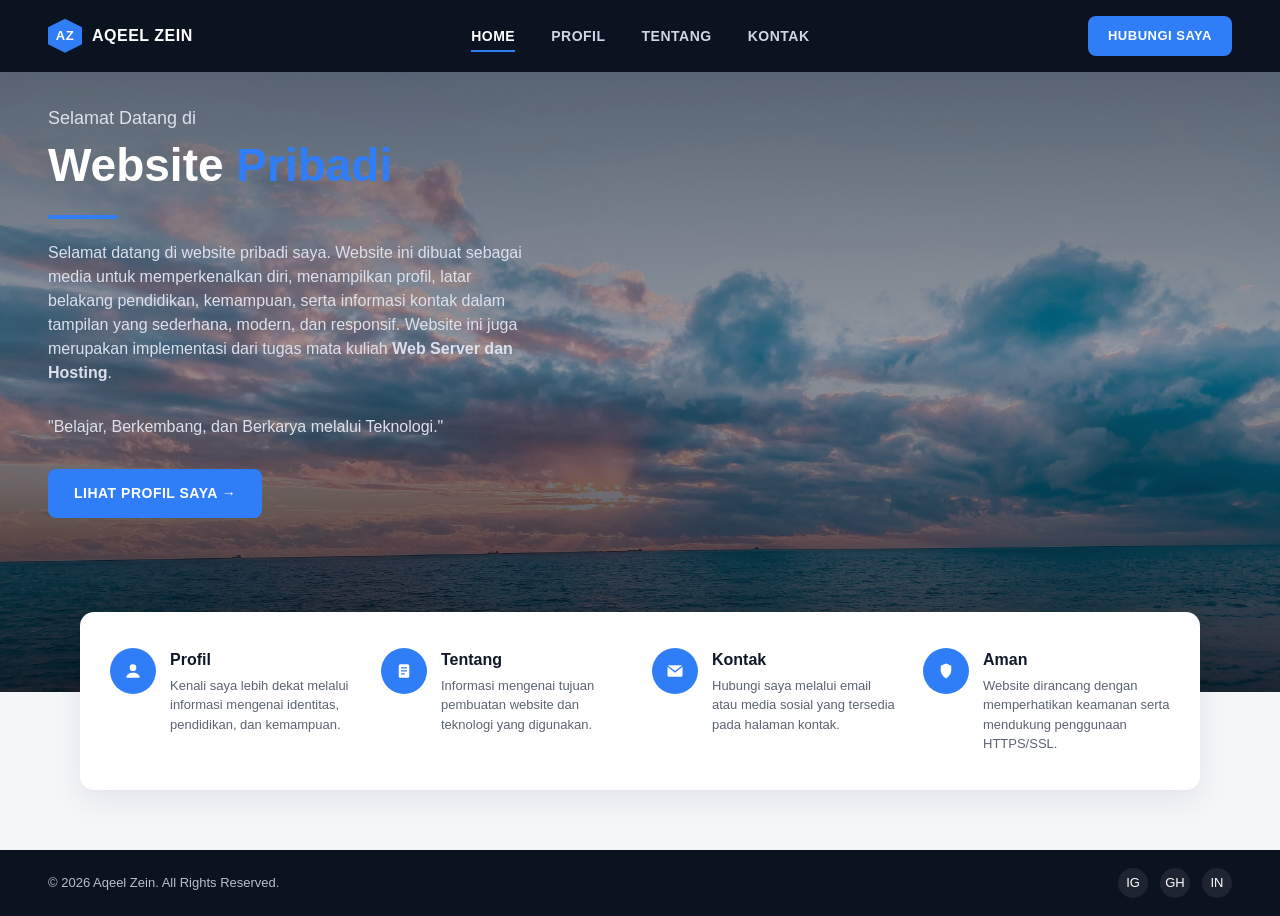
<file: index.html>
<!DOCTYPE html>
<html lang="id">
<head>
<meta charset="UTF-8">
<meta name="viewport" content="width=device-width, initial-scale=1.0">
<title>Aqeel Zein | Website Pribadi</title>
<link rel="stylesheet" href="style.css">
</head>
<body>

  <!-- NAVBAR -->
  <nav class="navbar">
    <a href="index.html" class="logo">
      <span class="logo-badge">AZ</span>
      AQEEL ZEIN
    </a>

    <ul class="nav-links">
      <li><a href="index.html" class="active">HOME</a></li>
      <li><a href="profil.html">PROFIL</a></li>
      <li><a href="tentang.html">TENTANG</a></li>
      <li><a href="kontak.html">KONTAK</a></li>
    </ul>

    <a href="kontak.html" class="btn-primary">HUBUNGI SAYA</a>
  </nav>

  <!-- HERO -->
  <header class="hero">
    <div class="hero-content">

      <p class="eyebrow">Selamat Datang di</p>

      <h1>Website <span>Pribadi</span></h1>

      <div class="hero-divider"></div>

      <p class="hero-description">
        Selamat datang di website pribadi saya. Website ini dibuat sebagai media
        untuk memperkenalkan diri, menampilkan profil, latar belakang pendidikan,
        kemampuan, serta informasi kontak dalam tampilan yang sederhana, modern,
        dan responsif. Website ini juga merupakan implementasi dari tugas mata
        kuliah <strong>Web Server dan Hosting</strong>.
      </p>

      <p class="hero-quote">
        "Belajar, Berkembang, dan Berkarya melalui Teknologi."
      </p>

      <a href="profil.html" class="btn-hero">
        LIHAT PROFIL SAYA →
      </a>

    </div>
  </header>

  <!-- FEATURE CARDS -->
  <section class="feature-cards">

    <div class="feature-card">
      <div class="feature-icon">
        <svg width="20" height="20" viewBox="0 0 24 24" fill="none">
          <circle cx="12" cy="8" r="4" fill="white"/>
          <path d="M4 20c0-4 3.6-6 8-6s8 2 8 6" fill="white"/>
        </svg>
      </div>
      <div>
        <h3>Profil</h3>
        <p>Kenali saya lebih dekat melalui informasi mengenai identitas, pendidikan, dan kemampuan.</p>
      </div>
    </div>

    <div class="feature-card">
      <div class="feature-icon">
        <svg width="18" height="18" viewBox="0 0 24 24" fill="none">
          <rect x="5" y="3" width="14" height="18" rx="2" fill="white"/>
          <rect x="8" y="7" width="8" height="1.6" fill="#2f7ef7"/>
          <rect x="8" y="11" width="8" height="1.6" fill="#2f7ef7"/>
          <rect x="8" y="15" width="5" height="1.6" fill="#2f7ef7"/>
        </svg>
      </div>
      <div>
        <h3>Tentang</h3>
        <p>Informasi mengenai tujuan pembuatan website dan teknologi yang digunakan.</p>
      </div>
    </div>

    <div class="feature-card">
      <div class="feature-icon">
        <svg width="20" height="20" viewBox="0 0 24 24" fill="none">
          <rect x="3" y="5" width="18" height="14" rx="2" fill="white"/>
          <path d="M3 6l9 7 9-7" stroke="#2f7ef7" stroke-width="1.6"/>
        </svg>
      </div>
      <div>
        <h3>Kontak</h3>
        <p>Hubungi saya melalui email atau media sosial yang tersedia pada halaman kontak.</p>
      </div>
    </div>

    <div class="feature-card">
      <div class="feature-icon">
        <svg width="18" height="18" viewBox="0 0 24 24" fill="none">
          <path d="M12 2l7 3v6c0 5-3.4 8.5-7 11-3.6-2.5-7-6-7-11V5l7-3z" fill="white"/>
        </svg>
      </div>
      <div>
        <h3>Aman</h3>
        <p>Website dirancang dengan memperhatikan keamanan serta mendukung penggunaan HTTPS/SSL.</p>
      </div>
    </div>

  </section>

  <!-- FOOTER -->
  <footer>
    <p>© 2026 Aqeel Zein. All Rights Reserved.</p>

    <div class="footer-socials">
      <a href="#">IG</a>
      <a href="#">GH</a>
      <a href="#">IN</a>
    </div>
  </footer>

</body>
</html>
</file>
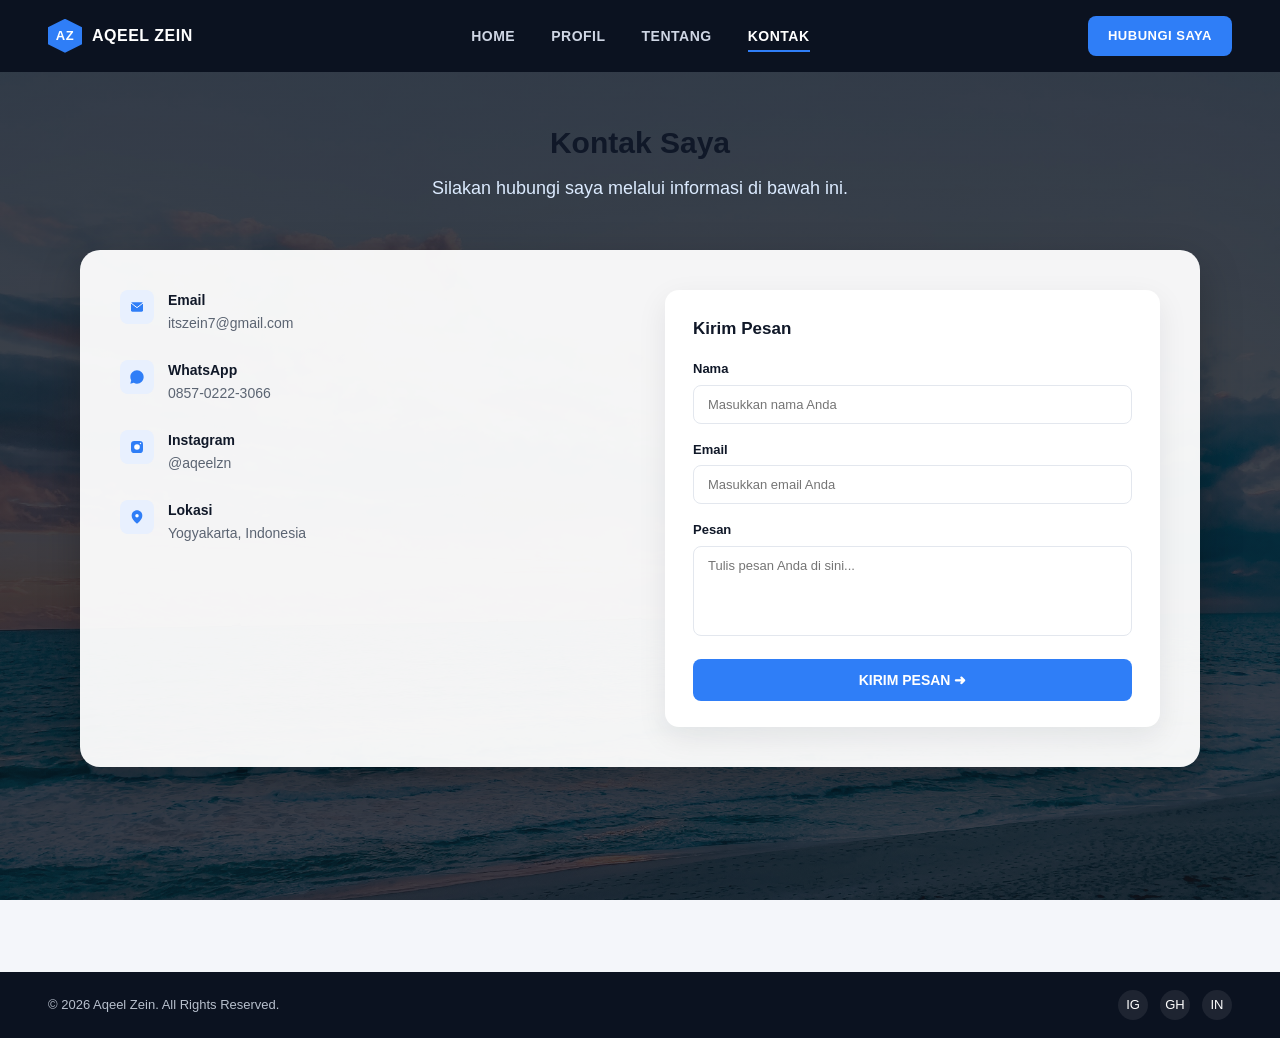
<file: kontak.html>
<!DOCTYPE html>
<html lang="id">
<head>
    <meta charset="UTF-8">
    <meta name="viewport" content="width=device-width, initial-scale=1.0">
    <title>Kontak Saya | Aqeel Zein</title>
    <link rel="stylesheet" href="style.css">
</head>
<body>

    <!-- NAVBAR -->
    <nav class="navbar">
        <a href="index.html" class="logo">
            <span class="logo-badge">AZ</span>
            AQEEL ZEIN
        </a>

        <ul class="nav-links">
            <li><a href="index.html">HOME</a></li>
            <li><a href="profil.html">PROFIL</a></li>
            <li><a href="tentang.html">TENTANG</a></li>
            <li><a href="kontak.html" class="active">KONTAK</a></li>
        </ul>

        <a href="kontak.html" class="btn-primary">HUBUNGI SAYA</a>
    </nav>

    <!-- BACKGROUND HALAMAN -->
    <div class="page-background">

        <!-- HEADER -->
        <div class="page-header">
            <h1>Kontak Saya</h1>
            <p>Silakan hubungi saya melalui informasi di bawah ini.</p>
        </div>

        <!-- CONTENT -->
        <main class="page-wrap">

            <div class="contact-grid">

                <!-- INFORMASI KONTAK -->
                <div class="contact-list">

                    <div class="detail-item">
                        <div class="detail-icon">
                            <svg width="16" height="16" viewBox="0 0 24 24" fill="none">
                                <rect x="3" y="5" width="18" height="14" rx="2" fill="#2f7ef7"/>
                                <path d="M3 6l9 7 9-7" stroke="white" stroke-width="1.4"/>
                            </svg>
                        </div>

                        <div>
                            <h4>Email</h4>
                            <p>itszein7@gmail.com</p>
                        </div>
                    </div>

                    <div class="detail-item">
                        <div class="detail-icon">
                            <svg width="16" height="16" viewBox="0 0 24 24" fill="none">
                                <path d="M12 2C6.5 2 2 6.5 2 12c0 1.8.5 3.5 1.3 5L2 22l5.2-1.3c1.4.8 3.1 1.3 4.8 1.3 5.5 0 10-4.5 10-10S17.5 2 12 2z" fill="#2f7ef7"/>
                            </svg>
                        </div>

                        <div>
                            <h4>WhatsApp</h4>
                            <p>0857-0222-3066</p>
                        </div>
                    </div>

                    <div class="detail-item">
                        <div class="detail-icon">
                            <svg width="16" height="16" viewBox="0 0 24 24" fill="none">
                                <rect x="3" y="3" width="18" height="18" rx="5" fill="#2f7ef7"/>
                                <circle cx="12" cy="12" r="4.2" fill="white"/>
                                <circle cx="17.2" cy="6.8" r="1.1" fill="white"/>
                            </svg>
                        </div>

                        <div>
                            <h4>Instagram</h4>
                            <p>@aqeelzn</p>
                        </div>
                    </div>

                    <div class="detail-item">
                        <div class="detail-icon">
                            <svg width="16" height="16" viewBox="0 0 24 24" fill="none">
                                <path d="M12 2C7.6 2 4 5.6 4 10c0 6 8 12 8 12s8-6 8-12c0-4.4-3.6-8-8-8z" fill="#2f7ef7"/>
                                <circle cx="12" cy="10" r="2.6" fill="white"/>
                            </svg>
                        </div>

                        <div>
                            <h4>Lokasi</h4>
                            <p>Yogyakarta, Indonesia</p>
                        </div>
                    </div>

                </div>

                <!-- FORM KONTAK -->
                <div class="contact-form">

                    <h3>Kirim Pesan</h3>

                    <form onsubmit="event.preventDefault(); alert('Pesan berhasil dikirim!');">

                        <div class="form-group">
                            <label for="nama">Nama</label>
                            <input
                                type="text"
                                id="nama"
                                placeholder="Masukkan nama Anda"
                                required>
                        </div>

                        <div class="form-group">
                            <label for="email">Email</label>
                            <input
                                type="email"
                                id="email"
                                placeholder="Masukkan email Anda"
                                required>
                        </div>

                        <div class="form-group">
                            <label for="pesan">Pesan</label>
                            <textarea
                                id="pesan"
                                placeholder="Tulis pesan Anda di sini..."
                                required></textarea>
                        </div>

                        <button type="submit" class="btn-submit">
                            KIRIM PESAN ➜
                        </button>

                    </form>

                </div>

            </div>

        </main>

    </div>

    <!-- FOOTER -->
    <footer>
        <p>© 2026 Aqeel Zein. All Rights Reserved.</p>

        <div class="footer-socials">
            <a href="#" aria-label="Instagram">IG</a>
            <a href="#" aria-label="GitHub">GH</a>
            <a href="#" aria-label="LinkedIn">IN</a>
        </div>
    </footer>

</body>
</html>
</file>
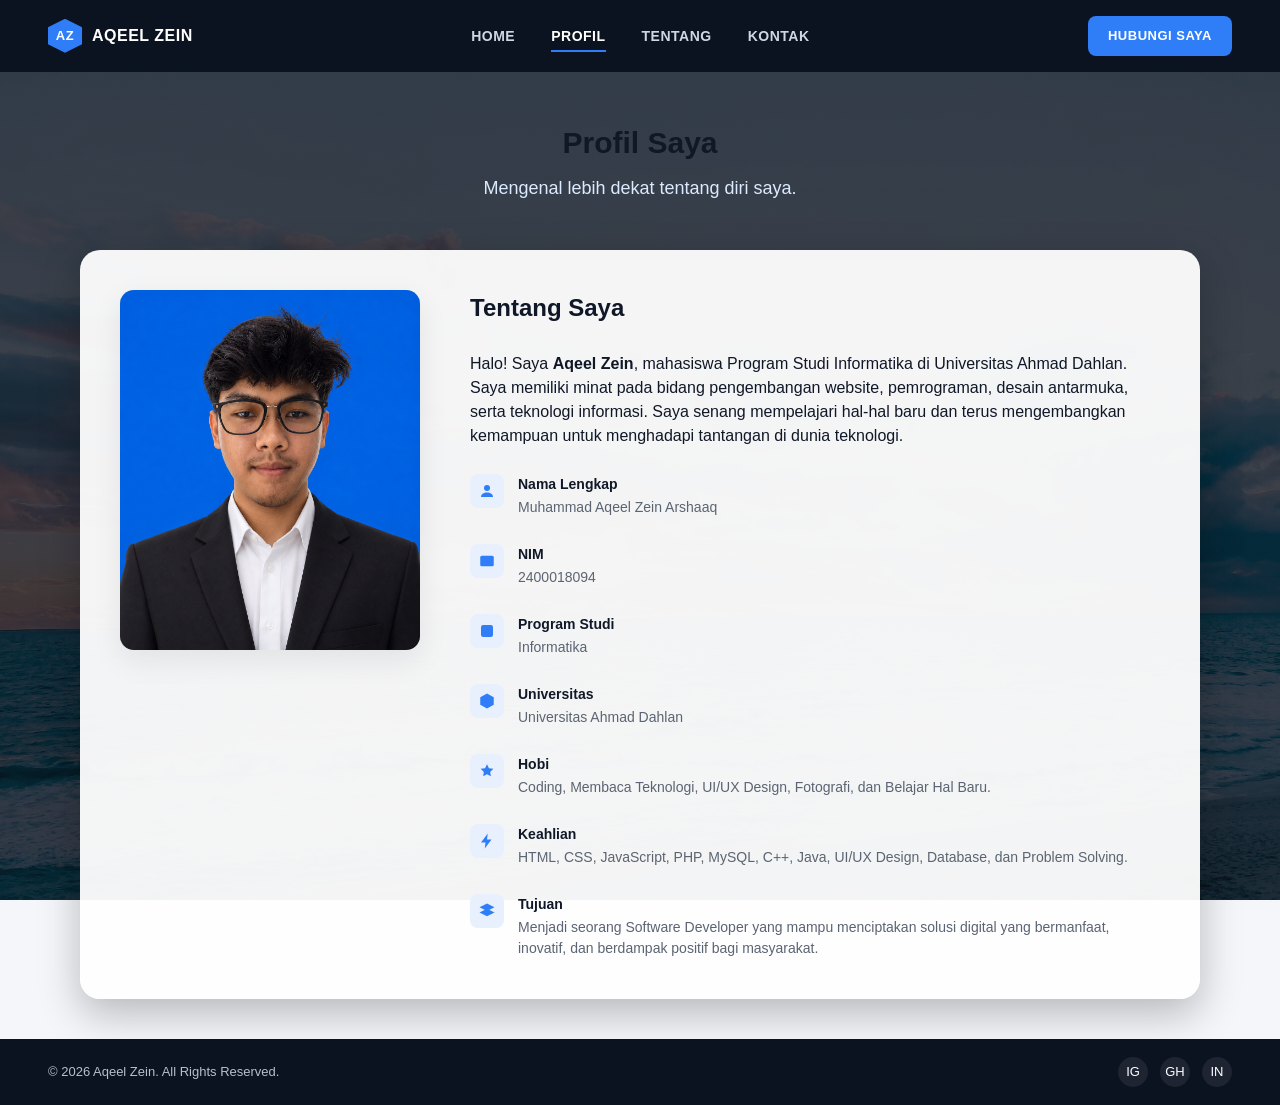
<file: profil.html>
<!DOCTYPE html>
<html lang="id">
<head>
    <meta charset="UTF-8">
    <meta name="viewport" content="width=device-width, initial-scale=1.0">
    <title>Profil Saya | Aqeel Zein</title>
    <link rel="stylesheet" href="style.css">
</head>
<body>

    <!-- NAVBAR -->
    <nav class="navbar">
        <a href="index.html" class="logo">
            <span class="logo-badge">AZ</span>
            AQEEL ZEIN
        </a>

        <ul class="nav-links">
            <li><a href="index.html">HOME</a></li>
            <li><a href="profil.html" class="active">PROFIL</a></li>
            <li><a href="tentang.html">TENTANG</a></li>
            <li><a href="kontak.html">KONTAK</a></li>
        </ul>

        <a href="kontak.html" class="btn-primary">HUBUNGI SAYA</a>
    </nav>

    <!-- BACKGROUND HALAMAN -->
    <div class="page-background">

        <!-- HEADER -->
        <div class="page-header">
            <h1>Profil Saya</h1>
            <p>Mengenal lebih dekat tentang diri saya.</p>
        </div>

        <!-- CONTENT -->
        <main class="page-wrap">

            <div class="profile-grid">

                <!-- FOTO -->
                <div class="profile-photo">
                    <img src="images/foto-profil.png" alt="Foto Profil Aqeel Zein">
                </div>

                <!-- DETAIL -->
                <div class="profile-details">

                    <h2>Tentang Saya</h2>

                    <p class="profile-intro">
                        Halo! Saya <strong>Aqeel Zein</strong>, mahasiswa Program Studi
                        Informatika di Universitas Ahmad Dahlan. Saya memiliki minat
                        pada bidang pengembangan website, pemrograman, desain antarmuka,
                        serta teknologi informasi. Saya senang mempelajari hal-hal baru
                        dan terus mengembangkan kemampuan untuk menghadapi tantangan
                        di dunia teknologi.
                    </p>

                    <div class="detail-item">
                        <div class="detail-icon">
                            <svg width="18" height="18" viewBox="0 0 24 24" fill="none">
                                <circle cx="12" cy="8" r="4" fill="#2f7ef7"/>
                                <path d="M4 20c0-4 3.6-6 8-6s8 2 8 6" fill="#2f7ef7"/>
                            </svg>
                        </div>
                        <div>
                            <h4>Nama Lengkap</h4>
                            <p>Muhammad Aqeel Zein Arshaaq</p>
                        </div>
                    </div>

                    <div class="detail-item">
                        <div class="detail-icon">
                            <svg width="18" height="18" viewBox="0 0 24 24" fill="none">
                                <rect x="3" y="5" width="18" height="14" rx="2" fill="#2f7ef7"/>
                            </svg>
                        </div>
                        <div>
                            <h4>NIM</h4>
                            <p>2400018094</p>
                        </div>
                    </div>

                    <div class="detail-item">
                        <div class="detail-icon">
                            <svg width="18" height="18" viewBox="0 0 24 24" fill="none">
                                <rect x="4" y="4" width="16" height="16" rx="3" fill="#2f7ef7"/>
                            </svg>
                        </div>
                        <div>
                            <h4>Program Studi</h4>
                            <p>Informatika</p>
                        </div>
                    </div>

                    <div class="detail-item">
                        <div class="detail-icon">
                            <svg width="18" height="18" viewBox="0 0 24 24" fill="none">
                                <path d="M12 2l9 5v10l-9 5-9-5V7l9-5z" fill="#2f7ef7"/>
                            </svg>
                        </div>
                        <div>
                            <h4>Universitas</h4>
                            <p>Universitas Ahmad Dahlan</p>
                        </div>
                    </div>

                    <div class="detail-item">
                        <div class="detail-icon">
                            <svg width="18" height="18" viewBox="0 0 24 24" fill="none">
                                <path d="M12 3l2.6 5.3 5.9.8-4.3 4.1 1 5.8-5.2-2.8-5.2 2.8 1-5.8-4.3-4.1 5.9-.8L12 3z" fill="#2f7ef7"/>
                            </svg>
                        </div>
                        <div>
                            <h4>Hobi</h4>
                            <p>
                                Coding, Membaca Teknologi,
                                UI/UX Design, Fotografi,
                                dan Belajar Hal Baru.
                            </p>
                        </div>
                    </div>

                    <div class="detail-item">
                        <div class="detail-icon">
                            <svg width="18" height="18" viewBox="0 0 24 24" fill="none">
                                <path d="M13 2L4 14h6l-1 8 9-12h-6l1-8z" fill="#2f7ef7"/>
                            </svg>
                        </div>
                        <div>
                            <h4>Keahlian</h4>
                            <p>
                                HTML, CSS, JavaScript,
                                PHP, MySQL, C++, Java,
                                UI/UX Design, Database,
                                dan Problem Solving.
                            </p>
                        </div>
                    </div>

                    <div class="detail-item">
                        <div class="detail-icon">
                            <svg width="18" height="18" viewBox="0 0 24 24" fill="none">
                                <path d="M12 2L2 7l10 5 10-5-10-5zm0 7L2 14l10 5 10-5-10-5z"
                                      fill="#2f7ef7"/>
                            </svg>
                        </div>
                        <div>
                            <h4>Tujuan</h4>
                            <p>
                                Menjadi seorang Software Developer yang mampu
                                menciptakan solusi digital yang bermanfaat,
                                inovatif, dan berdampak positif bagi masyarakat.
                            </p>
                        </div>
                    </div>

                </div>

            </div>

        </main>

    </div>

    <!-- FOOTER -->
    <footer>
        <p>© 2026 Aqeel Zein. All Rights Reserved.</p>

        <div class="footer-socials">
            <a href="#" aria-label="Instagram">IG</a>
            <a href="#" aria-label="GitHub">GH</a>
            <a href="#" aria-label="LinkedIn">IN</a>
        </div>
    </footer>

</body>
</html>
</file>
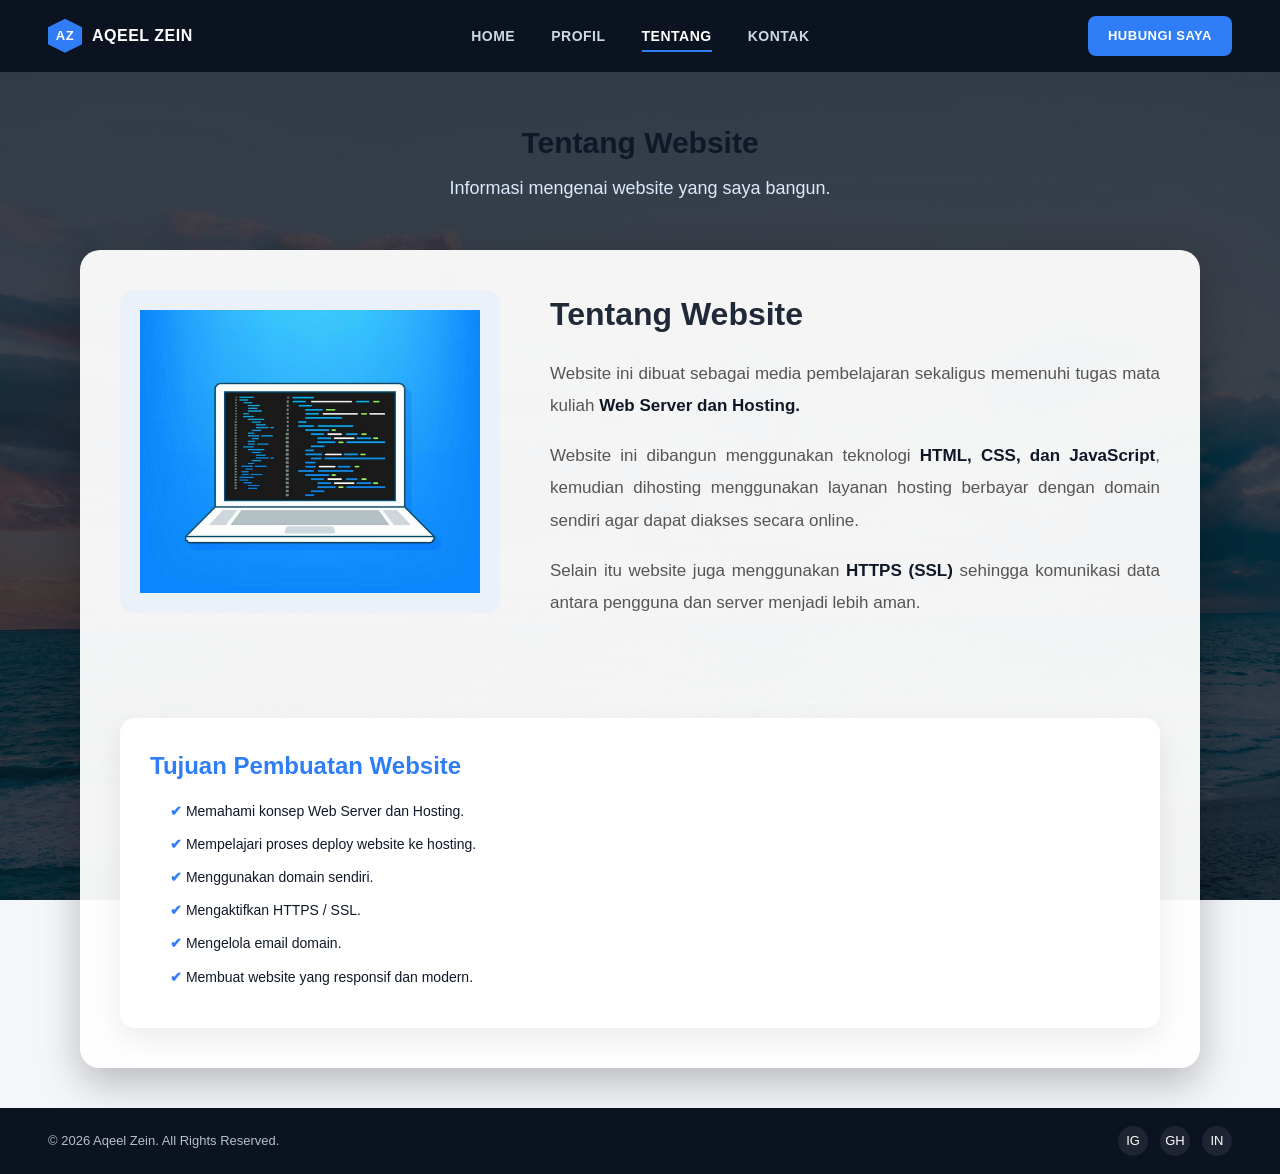
<file: tentang.html>
<!DOCTYPE html>
<html lang="id">
<head>
    <meta charset="UTF-8">
    <meta name="viewport" content="width=device-width, initial-scale=1.0">
    <title>Tentang Website | Aqeel Zein</title>
    <link rel="stylesheet" href="style.css">
</head>
<body>

    <!-- NAVBAR -->
    <nav class="navbar">
        <a href="index.html" class="logo">
            <span class="logo-badge">AZ</span>
            AQEEL ZEIN
        </a>

        <ul class="nav-links">
            <li><a href="index.html">HOME</a></li>
            <li><a href="profil.html">PROFIL</a></li>
            <li><a href="tentang.html" class="active">TENTANG</a></li>
            <li><a href="kontak.html">KONTAK</a></li>
        </ul>

        <a href="kontak.html" class="btn-primary">HUBUNGI SAYA</a>
    </nav>

    <!-- BACKGROUND HALAMAN -->
    <div class="page-background">

        <!-- HEADER -->
        <div class="page-header">
            <h1>Tentang Website</h1>
            <p>Informasi mengenai website yang saya bangun.</p>
        </div>

        <!-- CONTENT -->
        <main class="page-wrap">

            <div class="about-grid">

                <!-- ILUSTRASI -->
                <div class="about-illustration">
                    <img src="images/ilustrasi-laptop"
                         alt="Ilustrasi Laptop">
                </div>

                <!-- DESKRIPSI -->
                <div class="about-text">

                    <h2>Tentang Website</h2>

                    <p>
                        Website ini dibuat sebagai media pembelajaran sekaligus
                        memenuhi tugas mata kuliah
                        <strong>Web Server dan Hosting.</strong>
                    </p>

                    <p>
                        Website ini dibangun menggunakan teknologi
                        <strong>HTML, CSS, dan JavaScript</strong>,
                        kemudian dihosting menggunakan layanan hosting
                        berbayar dengan domain sendiri agar dapat diakses
                        secara online.
                    </p>

                    <p>
                        Selain itu website juga menggunakan
                        <strong>HTTPS (SSL)</strong>
                        sehingga komunikasi data antara pengguna dan server
                        menjadi lebih aman.
                    </p>

                </div>

                <!-- TUJUAN -->
                <div class="goal-box">

                    <h3>Tujuan Pembuatan Website</h3>

                    <ul>
                        <li>Memahami konsep Web Server dan Hosting.</li>
                        <li>Mempelajari proses deploy website ke hosting.</li>
                        <li>Menggunakan domain sendiri.</li>
                        <li>Mengaktifkan HTTPS / SSL.</li>
                        <li>Mengelola email domain.</li>
                        <li>Membuat website yang responsif dan modern.</li>
                    </ul>

                </div>

            </div>

        </main>

    </div>

    <!-- FOOTER -->
    <footer>
        <p>© 2026 Aqeel Zein. All Rights Reserved.</p>

        <div class="footer-socials">
            <a href="#" aria-label="Instagram">IG</a>
            <a href="#" aria-label="GitHub">GH</a>
            <a href="#" aria-label="LinkedIn">IN</a>
        </div>
    </footer>

</body>
</html>
</file>
<file: style.css>
/* ============================================
   AQEEL ZEIN — Personal Website
   Shared Stylesheet
   ============================================ */

:root {
  --navy: #0b1220;
  --navy-dark: #060b14;
  --blue: #2f7ef7;
  --blue-dark: #1c63e0;
  --text-dark: #101828;
  --text-gray: #5b6472;
  --bg-light: #f4f6fa;
  --white: #ffffff;
  --border: #e3e7ee;
  --radius: 14px;
  --shadow: 0 10px 30px rgba(16, 24, 40, 0.08);
}

* {
  margin: 0;
  padding: 0;
  box-sizing: border-box;
}

body {
  font-family: "Segoe UI", "Poppins", Arial, sans-serif;
  color: var(--text-dark);
  background: var(--bg-light);
  line-height: 1.5;
}

a {
  text-decoration: none;
  color: inherit;
}

ul {
  list-style: none;
}

img {
  max-width: 100%;
  display: block;
}

/* ---------- NAVBAR ---------- */
.navbar {
  background: var(--navy);
  display: flex;
  align-items: center;
  justify-content: space-between;
  padding: 16px 48px;
  position: sticky;
  top: 0;
  z-index: 100;
}

.navbar .logo {
  display: flex;
  align-items: center;
  gap: 10px;
  color: var(--white);
  font-weight: 700;
  letter-spacing: 0.5px;
}

.navbar .logo .logo-badge {
  width: 34px;
  height: 34px;
  background: var(--blue);
  border-radius: 8px;
  display: flex;
  align-items: center;
  justify-content: center;
  font-size: 13px;
  font-weight: 800;
  color: var(--white);
  clip-path: polygon(50% 0%, 100% 25%, 100% 75%, 50% 100%, 0% 75%, 0% 25%);
}

.nav-links {
  display: flex;
  align-items: center;
  gap: 36px;
}

.nav-links li a {
  color: #cfd6e4;
  font-size: 14px;
  font-weight: 600;
  letter-spacing: 0.5px;
  padding-bottom: 6px;
  border-bottom: 2px solid transparent;
  transition: color 0.2s ease, border-color 0.2s ease;
}

.nav-links li a:hover,
.nav-links li a.active {
  color: var(--white);
  border-bottom-color: var(--blue);
}

.btn-primary {
  background: var(--blue);
  color: var(--white) !important;
  padding: 10px 20px;
  border-radius: 8px;
  font-size: 13px;
  font-weight: 700;
  letter-spacing: 0.5px;
  border: none;
  cursor: pointer;
  transition: background 0.2s ease;
}

.btn-primary:hover {
  background: var(--blue-dark);
}

/* ---------- HERO (HOME PAGE) ---------- */
.hero {
  position: relative;
  min-height: 620px;
  display: flex;
  align-items: center;
  background-color: var(--navy-dark);
  background-image: linear-gradient(
      to bottom,
      rgba(6, 11, 20, 0.55) 0%,
      rgba(6, 11, 20, 0.35) 45%,
      rgba(6, 11, 20, 0.85) 100%
    ),
    url("images/hero-background.jpg");
  background-size: cover;
  background-position: center;
  padding: 0 48px 140px;
}

.hero-content {
  max-width: 640px;
  color: var(--white);
}

.hero-content .eyebrow {
  font-size: 18px;
  margin-bottom: 6px;
}

.hero-content h1 {
  font-size: 46px;
  font-weight: 800;
  line-height: 1.2;
}

.hero-content h1 span {
  color: var(--blue);
}

.hero-divider {
  width: 70px;
  height: 4px;
  background: var(--blue);
  margin: 22px 0;
  border-radius: 2px;
}

.hero-content p {
  color: #dbe1ec;
  font-size: 16px;
  margin-bottom: 30px;
  max-width: 480px;
}

.btn-hero {
  display: inline-flex;
  align-items: center;
  gap: 10px;
  background: var(--blue);
  color: var(--white);
  padding: 14px 26px;
  border-radius: 8px;
  font-weight: 700;
  font-size: 14px;
  letter-spacing: 0.5px;
  transition: background 0.2s ease;
}

.btn-hero:hover {
  background: var(--blue-dark);
}

/* Feature cards overlapping hero bottom */
.feature-cards {
  max-width: 1120px;
  margin: -80px auto 60px;
  background: var(--white);
  border-radius: var(--radius);
  box-shadow: var(--shadow);
  display: grid;
  grid-template-columns: repeat(4, 1fr);
  padding: 36px 30px;
  gap: 24px;
  position: relative;
  z-index: 2;
}

.feature-card {
  display: flex;
  align-items: flex-start;
  gap: 14px;
}

.feature-icon {
  width: 46px;
  height: 46px;
  min-width: 46px;
  border-radius: 50%;
  background: var(--blue);
  display: flex;
  align-items: center;
  justify-content: center;
  color: var(--white);
}

.feature-card h3 {
  font-size: 16px;
  margin-bottom: 4px;
}

.feature-card p {
  font-size: 13px;
  color: var(--text-gray);
}

/* ---------- GENERIC PAGE HEADER (Profil / Tentang / Kontak) ---------- */
.page-header {
  text-align: center;
  padding: 48px 20px 8px;
}

.page-header h1 {
  font-size: 30px;
  font-weight: 800;
  color: var(--text-dark);
}

.page-wrap {
  max-width: 1120px;
  margin: 0 auto;
  padding: 30px 24px 80px;
}

/* ---------- PROFIL PAGE ---------- */
.profile-grid {
  display: grid;
  grid-template-columns: 300px 1fr;
  gap: 50px;
  align-items: start;
}

.profile-photo {
  width: 100%;
  aspect-ratio: 3 / 3.6;
  border-radius: var(--radius);
  overflow: hidden;
  background: #d9d9d9;
  box-shadow: var(--shadow);
}

.profile-photo img {
  width: 100%;
  height: 100%;
  object-fit: cover;
}

.profile-details {
  display: flex;
  flex-direction: column;
  gap: 26px;
}

.detail-item {
  display: flex;
  gap: 14px;
  align-items: flex-start;
}

.detail-icon {
  width: 34px;
  height: 34px;
  min-width: 34px;
  border-radius: 8px;
  background: #e8f0fe;
  color: var(--blue);
  display: flex;
  align-items: center;
  justify-content: center;
}

.detail-item h4 {
  font-size: 14px;
  color: var(--text-dark);
  margin-bottom: 2px;
}

.detail-item p {
  font-size: 14px;
  color: var(--text-gray);
}

/* ---------- TENTANG PAGE ---------- */
.about-grid {
  display: grid;
  grid-template-columns: 380px 1fr;
  gap: 50px;
  align-items: start;
}

.about-illustration {
  background: #eaf1fb;
  border-radius: var(--radius);
  min-height: 300px;
  display: flex;
  align-items: center;
  justify-content: center;
  padding: 20px;
}

.about-illustration img {
  max-width: 100%;
}

.about-text p {
  color: var(--text-gray);
  font-size: 14.5px;
  margin-bottom: 16px;
}

.about-text strong {
  color: var(--text-dark);
}

.goal-box {
  margin-top: 24px;
  background: #eaf1fb;
  border-radius: var(--radius);
  padding: 24px 28px;
  grid-column: 1 / -1;
}

.goal-box h4 {
  margin-bottom: 14px;
  font-size: 15px;
}

.goal-box ul li {
  font-size: 14px;
  color: var(--text-dark);
  margin-bottom: 8px;
}

.goal-box ul li::before {
  content: "✔ ";
  color: var(--blue);
  font-weight: 700;
}

/* ---------- KONTAK PAGE ---------- */
.contact-grid {
  display: grid;
  grid-template-columns: 1fr 1fr;
  gap: 50px;
  align-items: start;
}

.contact-list {
  display: flex;
  flex-direction: column;
  gap: 26px;
}

.contact-form {
  background: var(--white);
  border-radius: var(--radius);
  box-shadow: var(--shadow);
  padding: 26px 28px;
}

.contact-form h3 {
  margin-bottom: 18px;
  font-size: 17px;
}

.form-group {
  margin-bottom: 16px;
}

.form-group label {
  display: block;
  font-size: 13px;
  font-weight: 600;
  margin-bottom: 6px;
  color: var(--text-dark);
}

.form-group input,
.form-group textarea {
  width: 100%;
  padding: 11px 14px;
  border: 1px solid var(--border);
  border-radius: 8px;
  font-size: 13px;
  font-family: inherit;
  resize: none;
}

.form-group textarea {
  min-height: 90px;
}

.btn-submit {
  width: 100%;
  background: var(--blue);
  color: var(--white);
  border: none;
  padding: 13px;
  border-radius: 8px;
  font-weight: 700;
  font-size: 14px;
  cursor: pointer;
  transition: background 0.2s ease;
}

.btn-submit:hover {
  background: var(--blue-dark);
}

.page-background{
    background-color: var(--navy-dark);
    background-image:
        linear-gradient(
            rgba(6,11,20,.75),
            rgba(6,11,20,.75)
        ),
        url("images/hero-background.jpg");
    background-size: cover;
    background-position: center;
    background-attachment: fixed;
    min-height: 100vh;
}

.page-wrap{
    max-width:1120px;
    margin:40px auto;
    padding:40px;
    background:rgba(255,255,255,.95);
    border-radius:20px;
    box-shadow:0 15px 40px rgba(0,0,0,.25);
}

/* ---------- FOOTER ---------- */
footer {
  background: var(--navy);
  color: #b7bfcc;
  display: flex;
  align-items: center;
  justify-content: space-between;
  padding: 18px 48px;
  font-size: 13px;
}

.footer-socials {
  display: flex;
  gap: 12px;
}

.footer-socials a {
  width: 30px;
  height: 30px;
  border-radius: 50%;
  background: rgba(255, 255, 255, 0.08);
  display: flex;
  align-items: center;
  justify-content: center;
  color: var(--white);
  transition: background 0.2s ease;
}

.footer-socials a:hover {
  background: var(--blue);
}

/* ---------- RESPONSIVE ---------- */
@media (max-width: 900px) {
  .navbar {
    flex-wrap: wrap;
    gap: 14px;
    padding: 14px 20px;
  }
  .nav-links {
    gap: 18px;
    order: 3;
    flex-wrap: wrap;
  }
  .hero {
    padding: 0 20px 160px;
  }
  .hero-content h1 {
    font-size: 32px;
  }
  .feature-cards {
    grid-template-columns: 1fr 1fr;
    margin-top: -110px;
  }
  .profile-grid,
  .about-grid,
  .contact-grid {
    grid-template-columns: 1fr;
  }
  footer {
    flex-direction: column;
    gap: 10px;
    padding: 18px 20px;
  }
}

@media (max-width: 520px) {
  .feature-cards {
    grid-template-columns: 1fr;
  }
}

/* ==========================
   ABOUT PAGE
========================== */

.about-text h2{
    font-size:32px;
    color:#1f2937;
    margin-bottom:20px;
}

.about-text p{
    font-size:17px;
    line-height:1.9;
    color:#555;
    text-align:justify;
    margin-bottom:18px;
}

.goal-box{
    background:#ffffff;
    border-radius:15px;
    padding:30px;
    margin-top:30px;
    box-shadow:0 10px 30px rgba(0,0,0,.08);
}

.goal-box h3{
    color:#2f7ef7;
    margin-bottom:15px;
    font-size:24px;
}

.goal-box ul{
    padding-left:20px;
}

.goal-box li{
    margin-bottom:12px;
    color:#555;
    line-height:1.8;
}

.page-header p{
    color:#dbeafe;
    font-size:18px;
    margin-top:10px;
}
</file>
